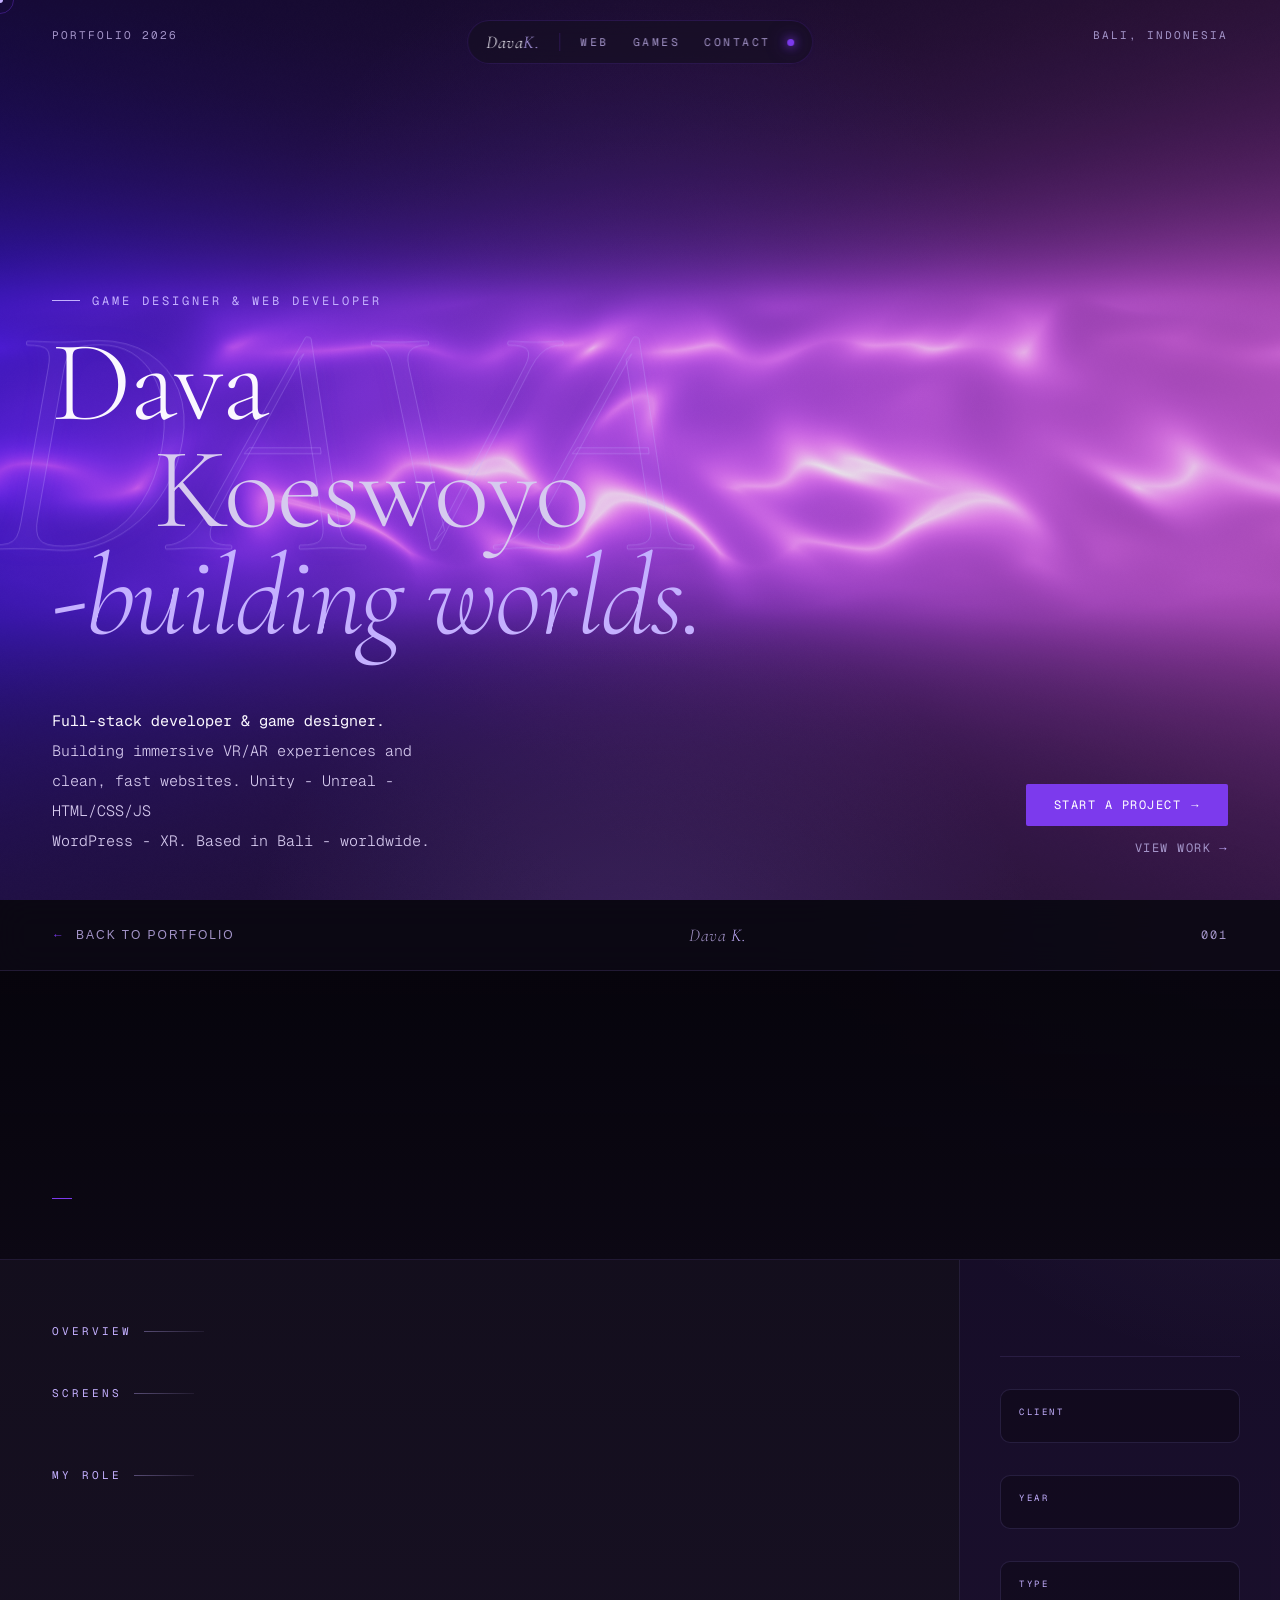
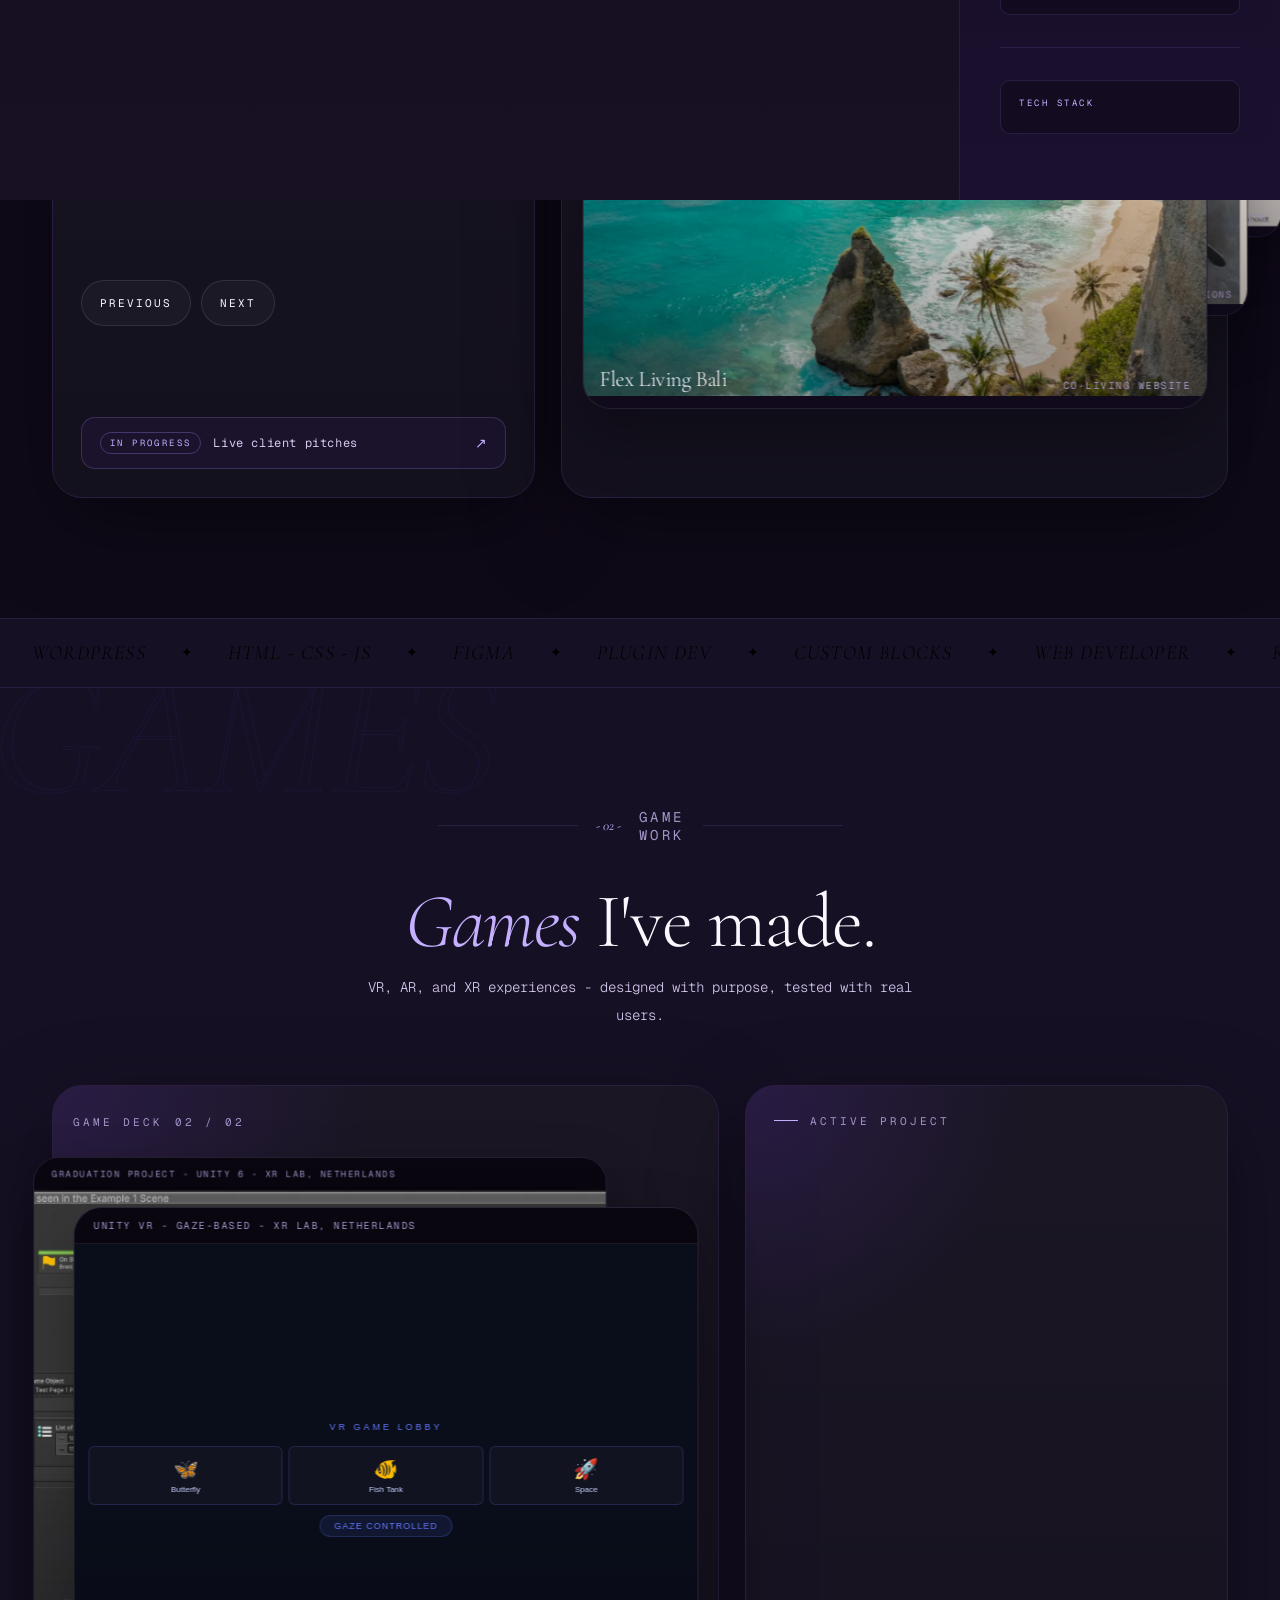
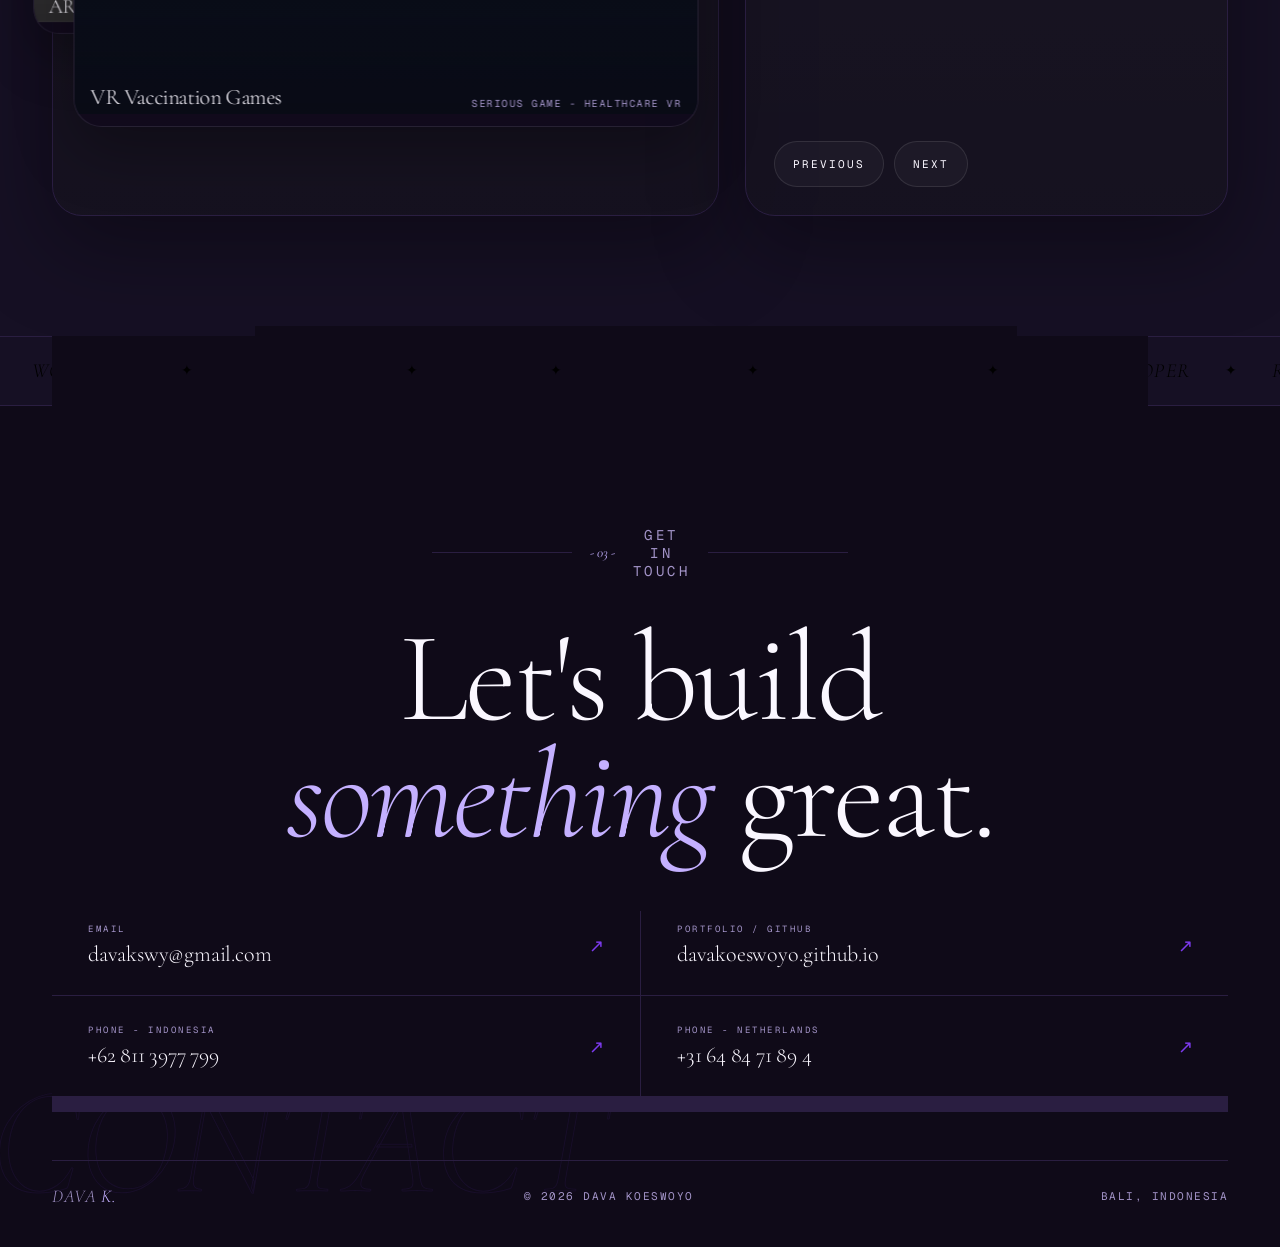
<file: index.html>
<!DOCTYPE html>
<html lang="en">
<head>
    <meta charset="UTF-8">
    <meta name="viewport" content="width=device-width, initial-scale=1.0">

    <title>Dava Koeswoyo - Game Designer &amp; Web Developer in Bali</title>
    <meta name="description" content="Portfolio of Dava Koeswoyo, a game designer and full-stack web developer based in Bali. Unity VR and AR experiences, plus fast custom WordPress sites.">
    <meta name="author" content="Dava Koeswoyo">
    <link rel="canonical" href="https://davakoeswoyo.com/">
    <meta name="theme-color" content="#0f0a18">

    <meta property="og:type" content="website">
    <meta property="og:site_name" content="Dava Koeswoyo">
    <meta property="og:url" content="https://davakoeswoyo.com/">
    <meta property="og:title" content="Dava Koeswoyo - Game Designer &amp; Web Developer in Bali">
    <meta property="og:description" content="Unity VR and AR experiences, plus fast custom WordPress sites. Portfolio of a game designer and full-stack web developer based in Bali.">
    <meta property="og:image" content="https://davakoeswoyo.com/assets/og-cover.jpg">
    <meta property="og:image:width" content="1200">
    <meta property="og:image:height" content="630">
    <meta property="og:image:alt" content="Dava Koeswoyo - game designer and web developer, building worlds.">
    <meta property="og:locale" content="en_US">

    <meta name="twitter:card" content="summary_large_image">
    <meta name="twitter:title" content="Dava Koeswoyo - Game Designer &amp; Web Developer in Bali">
    <meta name="twitter:description" content="Unity VR and AR experiences, plus fast custom WordPress sites. Portfolio of a game designer and full-stack web developer based in Bali.">
    <meta name="twitter:image" content="https://davakoeswoyo.com/assets/og-cover.jpg">

    <link rel="icon" type="image/svg+xml" href="assets/favicon.svg">
    <link rel="stylesheet" href="css/fonts.css">
    <link rel="stylesheet" href="css/main.css">
    <script src="js/portfolio-data.js" defer></script>
    <script src="js/vendor/gsap.min.js" defer></script>
    <script src="js/main.js" defer></script>
    <script src="js/hero-light-pillar.js" defer></script>

    <script type="application/ld+json">
    {
        "@context": "https://schema.org",
        "@type": "Person",
        "name": "Dava Koeswoyo",
        "url": "https://davakoeswoyo.com/",
        "image": "https://davakoeswoyo.com/assets/og-cover.jpg",
        "jobTitle": "Game Designer & Web Developer",
        "email": "mailto:davakswy@gmail.com",
        "address": {
            "@type": "PostalAddress",
            "addressLocality": "Bali",
            "addressCountry": "ID"
        },
        "knowsAbout": ["Game Design", "Unity", "Virtual Reality", "Augmented Reality", "WordPress", "Web Development"],
        "sameAs": ["https://github.com/davakoeswoyo"]
    }
    </script>
</head>
<body>
    <div id="cur" aria-hidden="true"></div>
    <div id="cur2" aria-hidden="true"></div>
    <div class="nav-row">
        <span class="nav-aside">Portfolio <span data-year>2026</span></span>
        <span class="nav-aside">Bali, Indonesia</span>
    </div>

    <nav>
        <a href="#hero" class="nav-logo">Dava <span>K.</span></a>
        <ul class="nav-links">
            <li><a href="#websites">Web</a></li>
            <li><a href="#games">Games</a></li>
            <li><a href="#contact">Contact</a></li>
        </ul>
        <div class="nav-dot"></div>
    </nav>

    <main>
        <section id="hero">
            <div id="hero-pillar" aria-hidden="true"></div>
            <div class="ghost-bg">DAVA</div>

            <div class="hero-content">
                <div class="hero-eyebrow">Game Designer & Web Developer</div>
                <h1>
                    Dava
                    <span class="line2">Koeswoyo</span>
                    <span class="line3">-building worlds.</span>
                </h1>
                <div class="hero-bottom">
                    <p class="hero-desc">
                        <strong>Full-stack developer & game designer.</strong><br>
                        Building immersive VR/AR experiences and<br>
                        clean, fast websites. Unity - Unreal - HTML/CSS/JS<br>
                        WordPress - XR. Based in Bali - worldwide.
                    </p>
                    <div class="hero-actions">
                        <a href="mailto:davakswy@gmail.com" class="btn-p">Start a project <span aria-hidden="true">&rarr;</span></a>
                        <a href="#websites" class="btn-g">View work</a>
                    </div>
                </div>
            </div>
        </section>

        <div class="marquee-wrap" aria-hidden="true">
            <div class="marquee-track">
                <div class="marquee-item">
                    <span class="m-word">Game Designer</span><span class="m-sep">*</span>
                    <span class="m-word">Web Developer</span><span class="m-sep">*</span>
                    <span class="m-word">Unity & Unreal</span><span class="m-sep">*</span>
                    <span class="m-word">AR - VR - XR</span><span class="m-sep">*</span>
                    <span class="m-word">WordPress</span><span class="m-sep">*</span>
                    <span class="m-word">HTML - CSS - JS</span><span class="m-sep">*</span>
                    <span class="m-word">Bali, Indonesia</span><span class="m-sep">*</span>
                    <span class="m-word">Available for work</span><span class="m-sep">*</span>
                </div>
            </div>
        </div>

        <section id="websites">
            <div class="section-ghost section-ghost-web">WEB</div>
            <div class="s-label">
                <span class="s-label-index">- 01 -</span>
                <span>Web work</span>
            </div>
            <div class="reveal">
                <h2>Sites I've <em>built.</em></h2>
                <p class="s-sub">WordPress builds, custom HTML/CSS/JS, and plugin dev. Clean, fast, purposeful.</p>
            </div>
            <div class="webdeck-shell reveal" data-deck="web">
                <div class="webdeck-info">
                    <div class="webdeck-kicker">Active website</div>
                    <div class="webdeck-copy" data-deck-copy></div>
                    <div class="webdeck-actions">
                        <button class="webdeck-button" type="button" data-deck-dir="prev">Previous</button>
                        <button class="webdeck-button" type="button" data-deck-dir="next">Next</button>
                    </div>
                    <a class="webdeck-pitch" href="https://pitch.davakoeswoyo.com" target="_blank" rel="noreferrer">
                        <span class="webdeck-pitch-key">In progress</span>
                        <span class="webdeck-pitch-val">Live client pitches</span>
                        <span class="webdeck-pitch-arrow" aria-hidden="true">&#8599;</span>
                    </a>
                </div>

                <div class="webdeck-stage-shell">
                    <div class="webdeck-topline">
                        <span>Website deck</span>
                        <span data-deck-counter>01 / 01</span>
                    </div>
                    <div class="webdeck-stage" data-deck-stage aria-live="polite"></div>
                </div>
            </div>
        </section>

        <div class="marquee-wrap" aria-hidden="true">
            <div class="marquee-track marquee-track-reverse">
                <div class="marquee-item">
                    <span class="m-word">WordPress</span><span class="m-sep">*</span>
                    <span class="m-word">HTML - CSS - JS</span><span class="m-sep">*</span>
                    <span class="m-word">Figma</span><span class="m-sep">*</span>
                    <span class="m-word">Plugin Dev</span><span class="m-sep">*</span>
                    <span class="m-word">Custom Blocks</span><span class="m-sep">*</span>
                    <span class="m-word">Web Developer</span><span class="m-sep">*</span>
                    <span class="m-word">Remote-friendly</span><span class="m-sep">*</span>
                    <span class="m-word">Fast & clean</span><span class="m-sep">*</span>
                </div>
            </div>
        </div>

        <section id="games">
            <div class="section-ghost section-ghost-games">GAMES</div>
            <div class="s-label">
                <span class="s-label-index">- 02 -</span>
                <span>Game work</span>
            </div>
            <div class="reveal">
                <h2><em>Games</em> I've made.</h2>
                <p class="s-sub">VR, AR, and XR experiences - designed with purpose, tested with real users.</p>
            </div>

            <div class="webdeck-shell webdeck-shell-flip reveal" data-deck="game" data-deck-stack="rtl">
                <div class="webdeck-stage-shell">
                    <div class="webdeck-topline">
                        <span>Game deck</span>
                        <span data-deck-counter>01 / 01</span>
                    </div>
                    <div class="webdeck-stage" data-deck-stage aria-live="polite"></div>
                </div>

                <div class="webdeck-info">
                    <div class="webdeck-kicker">Active project</div>
                    <div class="webdeck-copy" data-deck-copy></div>
                    <div class="webdeck-actions">
                        <button class="webdeck-button" type="button" data-deck-dir="prev">Previous</button>
                        <button class="webdeck-button" type="button" data-deck-dir="next">Next</button>
                    </div>
                </div>
            </div>
        </section>

        <div class="marquee-wrap" aria-hidden="true">
            <div class="marquee-track">
                <div class="marquee-item">
                    <span class="m-word">WordPress</span><span class="m-sep">*</span>
                    <span class="m-word">HTML - CSS - JS</span><span class="m-sep">*</span>
                    <span class="m-word">Figma</span><span class="m-sep">*</span>
                    <span class="m-word">Plugin Dev</span><span class="m-sep">*</span>
                    <span class="m-word">Custom Blocks</span><span class="m-sep">*</span>
                    <span class="m-word">Web Developer</span><span class="m-sep">*</span>
                    <span class="m-word">Remote-friendly</span><span class="m-sep">*</span>
                    <span class="m-word">Fast & clean</span><span class="m-sep">*</span>
                </div>
            </div>
        </div>

        <section id="contact">
            <div class="section-ghost section-ghost-contact">CONTACT</div>
            <div class="contact-top">
                <div class="s-label">
                    <span class="s-label-index">- 03 -</span>
                    <span>Get in touch</span>
                </div>
                <div class="contact-headline reveal">
                    Let's build
                    <span class="pushed"><em>something</em> great.</span>
                </div>
            </div>

            <div class="contact-grid reveal">
                <a href="mailto:davakswy@gmail.com" class="ci">
                    <div class="ci-left">
                        <div class="ci-key">Email</div>
                        <div class="ci-val">davakswy@gmail.com</div>
                    </div>
                    <div class="ci-arrow">&#8599;</div>
                </a>
                <a href="https://davakoeswoyo.github.io" target="_blank" rel="noreferrer" class="ci">
                    <div class="ci-left">
                        <div class="ci-key">Portfolio / GitHub</div>
                        <div class="ci-val">davakoeswoyo.github.io</div>
                    </div>
                    <div class="ci-arrow">&#8599;</div>
                </a>
                <a href="tel:+6281139777799" class="ci">
                    <div class="ci-left">
                        <div class="ci-key">Phone - Indonesia</div>
                        <div class="ci-val">+62 811 3977 799</div>
                    </div>
                    <div class="ci-arrow">&#8599;</div>
                </a>
                <a href="tel:+31648471894" class="ci">
                    <div class="ci-left">
                        <div class="ci-key">Phone - Netherlands</div>
                        <div class="ci-val">+31 64 84 71 89 4</div>
                    </div>
                    <div class="ci-arrow">&#8599;</div>
                </a>
            </div>

            <footer>
                <a href="#hero" class="footer-logo">Dava <span>K.</span></a>
                <span>&copy; <span data-year>2026</span> Dava Koeswoyo</span>
                <span>Bali, Indonesia</span>
            </footer>
        </section>
    </main>

    <div id="site-preview" aria-hidden="true">
        <div class="preview-shell">
            <div class="preview-bar">
                <div class="preview-dot"></div>
                <div class="preview-dot"></div>
                <div class="preview-dot"></div>
                <div class="preview-url" id="preview-url"></div>
            </div>
            <div class="preview-screen" id="preview-screen"></div>
            <div class="preview-caption">
                <span id="preview-name"></span>
                <span>hover preview *</span>
            </div>
        </div>
    </div>

    <div id="proj-overlay" aria-hidden="true">
        <div class="po-ghost" id="po-ghost"></div>
        <div class="po-header">
            <button class="po-back" id="close-overlay-btn" type="button">Back to portfolio</button>
            <div class="po-logo">Dava <span>K.</span></div>
            <div class="po-num" id="po-num">001</div>
        </div>
        <div class="po-hero">
            <div class="po-hero-mock" id="po-hero-mock"></div>
            <div class="po-hero-overlay"></div>
            <div class="po-hero-title">
                <div class="po-hero-eyebrow" id="po-eyebrow"></div>
                <div class="po-title" id="po-title"></div>
            </div>
        </div>
        <div class="po-body">
            <div class="po-main">
                <div class="po-section-label">Overview</div>
                <div class="po-desc" id="po-desc"></div>
                <div class="po-section-label">Screens</div>
                <div class="po-screens" id="po-screens"></div>
                <div class="po-section-label">My role</div>
                <div class="po-desc" id="po-role"></div>
            </div>
            <aside class="po-sidebar">
                <div id="po-preview"></div>
                <div class="po-divider" id="po-preview-divider"></div>
                <div class="po-meta-block">
                    <div class="po-meta-key">Client</div>
                    <div class="po-meta-val" id="po-client"></div>
                </div>
                <div class="po-meta-block">
                    <div class="po-meta-key">Year</div>
                    <div class="po-meta-val" id="po-year"></div>
                </div>
                <div class="po-meta-block">
                    <div class="po-meta-key">Type</div>
                    <div class="po-meta-val" id="po-type"></div>
                </div>
                <div class="po-divider"></div>
                <div class="po-meta-block">
                    <div class="po-meta-key">Tech stack</div>
                    <div class="po-stack-pills" id="po-stack"></div>
                </div>
            </aside>
        </div>
    </div>

    <div id="image-focus-overlay" aria-hidden="true">
        <div class="image-focus-shell">
            <button class="image-focus-close" id="image-focus-close" type="button">Close image</button>
            <img id="image-focus-image" alt="">
            <div class="image-focus-caption" id="image-focus-caption"></div>
        </div>
    </div>
</body>
</html>
</file>
<file: css/fonts.css>
@font-face {
    font-family: "Cormorant Garamond";
    font-style: normal;
    font-weight: 300 600;
    font-display: swap;
    src: url("../assets/fonts/cormorant-garamond-vf-latin.woff2") format("woff2");
    unicode-range: U+0000-00FF, U+0131, U+0152-0153, U+02BB-02BC, U+02C6, U+02DA, U+02DC, U+0304, U+0308, U+0329, U+2000-206F, U+20AC, U+2122, U+2191, U+2193, U+2212, U+2215, U+FEFF, U+FFFD;
}

@font-face {
    font-family: "Cormorant Garamond";
    font-style: italic;
    font-weight: 300 600;
    font-display: swap;
    src: url("../assets/fonts/cormorant-garamond-italic-vf-latin.woff2") format("woff2");
    unicode-range: U+0000-00FF, U+0131, U+0152-0153, U+02BB-02BC, U+02C6, U+02DA, U+02DC, U+0304, U+0308, U+0329, U+2000-206F, U+20AC, U+2122, U+2191, U+2193, U+2212, U+2215, U+FEFF, U+FFFD;
}

@font-face {
    font-family: "Geist Mono";
    font-style: normal;
    font-weight: 300 500;
    font-display: swap;
    src: url("../assets/fonts/geist-mono-vf-latin.woff2") format("woff2");
    unicode-range: U+0000-00FF, U+0131, U+0152-0153, U+02BB-02BC, U+02C6, U+02DA, U+02DC, U+0304, U+0308, U+0329, U+2000-206F, U+20AC, U+2122, U+2191, U+2193, U+2212, U+2215, U+FEFF, U+FFFD;
}
</file>
<file: css/main.css>
*,
*::before,
*::after {
    box-sizing: border-box;
    margin: 0;
    padding: 0;
}

:root {
    --bg: #0f0a18;
    --bg2: #161024;
    --bg3: #2a1e41;
    --violet: #6b21a8;
    --vlt: #7c3aed;
    --vlight: #c4b0ff;
    --ink: #faf7ff;
    --ink2: #d6caef;
    --ink3: #a394c8;
    --ghost: rgba(124, 58, 237, 0.12);
    --site-gutter: 52px;
    --frame-wide: 1380px;
    --frame-copy: 760px;
    --serif: "Cormorant Garamond", Georgia, serif;
    --mono: "Geist Mono", "Courier New", monospace;
}

@media (prefers-reduced-motion: no-preference) {
    html {
        scroll-behavior: smooth;
    }
}

body {
    font-family: var(--mono);
    position: relative;
    background: var(--bg);
    color: var(--ink);
    overflow-x: hidden;
    font-size: 16px;
}

main {
    position: relative;
    z-index: 2;
}

body.no-scroll {
    overflow: hidden;
}

a,
button {
    cursor: pointer;
}

@media (pointer: fine) {
    body {
        cursor: none;
    }

    a,
    button,
    .webdeck-card {
        cursor: none;
    }

    #cur,
    #cur2 {
        position: fixed;
        top: 0;
        left: 0;
        pointer-events: none;
        transform: translate(-50%, -50%);
        z-index: 9999;
    }

    #cur {
        width: 6px;
        height: 6px;
        background: var(--vlight);
        border-radius: 50%;
    }

    #cur2 {
        width: 28px;
        height: 28px;
        border: 1px solid var(--vlt);
        border-radius: 50%;
        opacity: 0.35;
        z-index: 9998;
        transition: width 0.25s, height 0.25s, opacity 0.25s;
    }

    body:has(a:hover) #cur2,
    body:has(button:hover) #cur2 {
        width: 48px;
        height: 48px;
        opacity: 0.15;
    }
}

@media (pointer: coarse) {
    #cur,
    #cur2 {
        display: none;
    }
}

.nav-row {
    position: absolute;
    top: 0;
    left: 0;
    right: 0;
    z-index: 4;
    display: flex;
    align-items: center;
    justify-content: space-between;
    padding: 28px var(--site-gutter);
}

.nav-aside {
    font-size: 11px;
    color: var(--ink3);
    letter-spacing: 2px;
    text-transform: uppercase;
    opacity: 0;
    animation: fadeUp 0.6s ease 0.6s forwards;
}

nav {
    position: fixed;
    top: 20px;
    left: 50%;
    z-index: 100;
    transform: translateX(-50%);
    display: flex;
    align-items: center;
    justify-content: center;
    gap: 0;
    min-height: 44px;
    padding: 11px 18px;
    background: rgba(19, 15, 28, 0.55);
    backdrop-filter: blur(18px);
    -webkit-backdrop-filter: blur(18px);
    border: 1px solid rgba(124, 58, 237, 0.18);
    border-radius: 100px;
    white-space: nowrap;
}

.nav-logo,
.footer-logo,
.po-logo {
    font-family: var(--serif);
    font-size: 18px;
    font-style: italic;
    font-weight: 300;
    letter-spacing: 0.5px;
    text-decoration: none;
}

.nav-logo {
    display: inline-flex;
    align-items: center;
    line-height: 1;
    color: var(--ink);
    flex-shrink: 0;
    padding-right: 20px;
    margin-right: 20px;
    border-right: 1px solid rgba(124, 58, 237, 0.2);
}

.nav-logo span,
.footer-logo span,
.po-logo span {
    color: var(--vlight);
}

.nav-links {
    display: flex;
    align-items: center;
    gap: 24px;
    list-style: none;
    margin-right: 16px;
}

.nav-links li {
    display: flex;
    align-items: center;
}

.nav-links a {
    display: inline-flex;
    align-items: center;
    line-height: 1;
    font-size: 11px;
    color: var(--ink3);
    text-decoration: none;
    letter-spacing: 2.5px;
    text-transform: uppercase;
    transition: color 0.2s;
}

.nav-links a:hover {
    color: var(--ink);
}

.nav-dot {
    display: block;
    align-self: center;
    width: 7px;
    height: 7px;
    border-radius: 50%;
    background: var(--vlt);
    box-shadow: 0 0 10px var(--vlt), 0 0 20px var(--vlt);
    animation: pulse 3s ease infinite;
    flex-shrink: 0;
}

#hero {
    min-height: 100vh;
    display: flex;
    flex-direction: column;
    justify-content: flex-end;
    padding: 0 var(--site-gutter) 44px;
    position: relative;
    overflow: hidden;
}

#hero-pillar {
    position: fixed;
    inset: 0;
    z-index: 0;
    overflow: hidden;
    pointer-events: none;
    background:
        radial-gradient(circle at 50% 112%, rgba(164, 116, 255, 0.18), transparent 34%),
        radial-gradient(circle at 50% 34%, rgba(110, 61, 255, 0.12), transparent 42%),
        linear-gradient(180deg, #0b0712 0%, #100918 40%, #160d21 100%);
}

#hero-pillar canvas,
#hero-pillar .light-pillar-fallback {
    position: absolute;
    inset: 0;
    width: 100%;
    height: 100%;
    display: block;
}

#hero-pillar canvas {
    opacity: 0;
    transition: opacity 0.4s ease;
}

#hero-pillar.light-pillar-ready canvas {
    opacity: 1;
}

.light-pillar-fallback {
    background:
        radial-gradient(circle at 50% 100%, rgba(255, 159, 252, 0.18), transparent 28%),
        linear-gradient(
            90deg,
            transparent 6%,
            rgba(82, 39, 255, 0.06) 18%,
            rgba(255, 159, 252, 0.14) 28%,
            rgba(82, 39, 255, 0.08) 42%,
            transparent 50%,
            rgba(82, 39, 255, 0.07) 58%,
            rgba(255, 159, 252, 0.12) 70%,
            rgba(82, 39, 255, 0.05) 84%,
            transparent 94%
        );
    mix-blend-mode: screen;
}

.ghost-bg {
    --ghost-scroll: 0px;
    position: absolute;
    top: 50%;
    left: -12px;
    transform: translateY(calc(-52% + var(--ghost-scroll)));
    font-family: var(--serif);
    font-size: clamp(160px, 26vw, 340px);
    font-style: italic;
    font-weight: 300;
    color: rgba(196, 176, 255, 0.035);
    -webkit-text-stroke: 1px rgba(196, 176, 255, 0.28);
    pointer-events: none;
    white-space: nowrap;
    letter-spacing: -8px;
    user-select: none;
    line-height: 1;
    text-shadow: 0 0 22px rgba(124, 58, 237, 0.08);
    will-change: transform;
}

.hero-content {
    position: relative;
    z-index: 2;
    width: min(var(--frame-wide), 100%);
    margin: 0 auto;
}

.hero-eyebrow,
.po-hero-eyebrow {
    display: flex;
    align-items: center;
}

.hero-eyebrow {
    font-size: 12px;
    color: var(--vlight);
    letter-spacing: 3px;
    text-transform: uppercase;
    margin-bottom: 20px;
    gap: 12px;
    opacity: 0;
    animation: fadeUp 0.7s ease 0.15s forwards;
}

.hero-eyebrow::before,
.po-hero-eyebrow::before {
    content: "";
    height: 1px;
}

.hero-eyebrow::before {
    width: 28px;
    background: var(--vlight);
}

h1,
h2,
.contact-headline,
.po-title {
    font-family: var(--serif);
    font-weight: 300;
    color: var(--ink);
}

h1 {
    font-size: clamp(64px, 9vw, 128px);
    line-height: 0.93;
    letter-spacing: -2px;
    opacity: 0;
    animation: fadeUp 1s ease 0.25s forwards;
}

h1 em,
h2 em,
.contact-headline em,
.po-title em {
    font-style: italic;
    color: var(--vlight);
}

h1 .line2 {
    display: block;
    padding-left: clamp(48px, 8vw, 120px);
    color: var(--ink2);
}

h1 .line3 {
    display: block;
    font-style: italic;
    color: var(--vlight);
}

.hero-bottom {
    display: flex;
    align-items: flex-end;
    justify-content: space-between;
    gap: 48px;
    margin-top: 56px;
    opacity: 0;
    animation: fadeUp 0.9s ease 0.5s forwards;
}

.hero-desc {
    font-size: 15px;
    color: var(--ink2);
    line-height: 2;
    max-width: 380px;
    font-weight: 300;
}

.hero-desc strong,
.po-desc strong {
    color: var(--ink);
    font-weight: 400;
}

.hero-actions {
    display: flex;
    flex-direction: column;
    align-items: flex-end;
    gap: 14px;
    flex-shrink: 0;
}

.btn-p,
.btn-g {
    text-decoration: none;
    text-transform: uppercase;
    letter-spacing: 1.5px;
}

.btn-p {
    display: inline-flex;
    align-items: center;
    gap: 10px;
    background: var(--vlt);
    color: #fff;
    font-family: var(--mono);
    font-size: 12px;
    padding: 13px 28px;
    border-radius: 2px;
    transition: background 0.2s, transform 0.25s, gap 0.3s;
}

.btn-p:hover {
    background: var(--violet);
    transform: translateY(-2px);
    gap: 16px;
}

.btn-g {
    font-size: 12px;
    color: var(--ink3);
    display: flex;
    align-items: center;
    gap: 8px;
    transition: color 0.2s, gap 0.3s;
}

.btn-g:hover {
    color: var(--vlight);
    gap: 14px;
}

.btn-g::after {
    content: "\2192";
    color: var(--vlight);
}

.marquee-wrap {
    overflow: hidden;
    border-top: 1px solid var(--bg3);
    border-bottom: 1px solid var(--bg3);
    padding: 22px 0;
    background: var(--bg2);
}

.marquee-track {
    display: flex;
    width: max-content;
    animation: marquee 28s linear infinite;
}

@media (prefers-reduced-motion: reduce) {
    .marquee-track {
        animation: none;
    }
}

.marquee-track-reverse {
    animation-direction: reverse;
    animation-duration: 24s;
}

.marquee-item {
    display: flex;
    white-space: nowrap;
}

.m-word {
    font-family: var(--serif);
    font-size: 20px;
    font-style: italic;
    font-weight: 300;
    color: #000;
    text-transform: uppercase;
    letter-spacing: 1.2px;
    padding: 0 32px;
    transition: color 0.2s;
}

.m-word:hover {
    color: var(--vlight);
}

.m-sep {
    display: inline-flex;
    align-items: center;
    justify-content: center;
    width: 18px;
    min-width: 18px;
    color: #000;
    font-size: 0;
    line-height: 1;
    opacity: 1;
    transform: translateY(-1px);
}

.m-sep::before {
    content: "\2726";
    font-size: 14px;
    line-height: 1;
    color: inherit;
}

section {
    padding: 120px var(--site-gutter);
    position: relative;
    overflow: hidden;
}

.section-ghost {
    --ghost-scroll: 0px;
    position: absolute;
    font-family: var(--serif);
    font-style: italic;
    font-weight: 300;
    color: transparent;
    -webkit-text-stroke: 1px rgba(124, 58, 237, 0.08);
    pointer-events: none;
    user-select: none;
    line-height: 1;
    white-space: nowrap;
    letter-spacing: -4px;
    transform: translate3d(0, var(--ghost-scroll), 0);
    will-change: transform;
}

.section-ghost-web {
    top: 36px;
    right: 32px;
    font-size: clamp(110px, 16vw, 220px);
    line-height: 0.82;
    text-align: right;
}

.section-ghost-games {
    font-size: clamp(80px, 14vw, 180px);
    top: -10px;
    left: -10px;
}

.section-ghost-contact {
    font-size: clamp(60px, 12vw, 160px);
    bottom: -6px;
    left: -10px;
    letter-spacing: -2px;
}

.s-label,
.po-section-label,
.ci-key,
.po-meta-key {
    text-transform: uppercase;
}

.s-label {
    font-size: 14px;
    color: var(--ink3);
    letter-spacing: 3.5px;
    margin-bottom: 48px;
    display: flex;
    align-items: center;
    gap: 18px;
}

.s-label::before {
    content: "";
    flex: 1;
    height: 1px;
    background: var(--bg3);
}

.s-label::after,
.po-section-label::after {
    content: "";
    flex: 1;
    height: 1px;
    background: var(--bg3);
}

.s-label::after {
    max-width: 160px;
}

.s-label-index {
    font-family: var(--serif);
    font-style: italic;
    font-size: 14px;
    color: var(--vlight);
    letter-spacing: 0;
    flex-shrink: 0;
}

h2 {
    font-size: clamp(40px, 6vw, 80px);
    line-height: 1;
    letter-spacing: -1.5px;
    margin-bottom: 12px;
}

.s-sub {
    font-size: 14px;
    color: var(--ink2);
    line-height: 2;
    max-width: 480px;
    margin-bottom: 72px;
    font-weight: 300;
}

#websites {
    background: var(--bg);
}

#websites > .s-label,
#games > .s-label,
#contact .contact-top > .s-label {
    justify-content: center;
    width: max-content;
    margin: 0 auto 40px;
}

#websites > .s-label::after,
#websites > .s-label::before,
#games > .s-label::after,
#games > .s-label::before,
#contact .contact-top > .s-label::after,
#contact .contact-top > .s-label::before {
    flex: 0 0 140px;
    max-width: none;
}

#websites > .reveal:not(.webdeck-shell),
#games > .reveal:not(.webdeck-shell),
#contact .contact-top {
    max-width: var(--frame-copy);
    margin: 0 auto;
    text-align: center;
}

#websites > .reveal:not(.webdeck-shell) .s-sub,
#games > .reveal:not(.webdeck-shell) .s-sub {
    max-width: 560px;
    margin-left: auto;
    margin-right: auto;
    margin-bottom: 56px;
}

#contact .contact-headline .pushed {
    padding-left: 0;
}

.webdeck-shell {
    display: grid;
    grid-template-columns: minmax(320px, 0.84fr) minmax(520px, 1.16fr);
    gap: 26px;
    align-items: stretch;
    max-width: var(--frame-wide);
    margin: 0 auto;
}

/* Games run the other way round: stage first, copy second. DOM order matches
   visual order, so keyboard and screen-reader order stay correct. */
.webdeck-shell-flip {
    grid-template-columns: minmax(520px, 1.16fr) minmax(320px, 0.84fr);
}

.webdeck-shell-flip .webdeck-info,
.webdeck-shell-flip .webdeck-stage-shell {
    background:
        radial-gradient(circle at top left, rgba(124, 58, 237, 0.16), transparent 32%),
        linear-gradient(180deg, rgba(255, 255, 255, 0.03), rgba(255, 255, 255, 0.01)),
        rgba(19, 15, 28, 0.84);
}

.webdeck-info,
.webdeck-stage-shell {
    border-radius: 30px;
    border: 1px solid var(--bg3);
    background:
        radial-gradient(circle at top right, rgba(124, 58, 237, 0.16), transparent 32%),
        linear-gradient(180deg, rgba(255, 255, 255, 0.03), rgba(255, 255, 255, 0.01)),
        rgba(19, 15, 28, 0.84);
    box-shadow: 0 30px 90px rgba(0, 0, 0, 0.36);
}

.webdeck-info {
    display: grid;
    align-content: space-between;
    gap: 26px;
    padding: 28px;
}

.webdeck-kicker,
.webdeck-topline {
    display: inline-flex;
    align-items: center;
    gap: 12px;
    font-size: 11px;
    letter-spacing: 3px;
    text-transform: uppercase;
    color: var(--ink3);
}

.webdeck-kicker::before {
    content: "";
    width: 24px;
    height: 1px;
    background: var(--vlight);
}

.webdeck-copy {
    display: grid;
    gap: 18px;
}

.webdeck-head {
    display: grid;
    gap: 10px;
}

.webdeck-count {
    color: var(--ink3);
    font-size: 11px;
    letter-spacing: 2px;
    text-transform: uppercase;
}

.webdeck-title {
    font-family: var(--serif);
    font-size: clamp(40px, 4.7vw, 72px);
    font-weight: 300;
    line-height: 0.98;
    letter-spacing: -1.3px;
    color: var(--ink);
}

.webdeck-meta {
    color: var(--ink3);
    font-size: 12px;
    letter-spacing: 1.8px;
    text-transform: uppercase;
}

.webdeck-body {
    color: var(--ink2);
    font-size: 15px;
    line-height: 1.9;
}

.webdeck-tags {
    display: flex;
    flex-wrap: wrap;
    gap: 8px;
}

.webdeck-tag {
    display: inline-flex;
    align-items: center;
    padding: 8px 12px;
    border-radius: 999px;
    border: 1px solid rgba(255, 255, 255, 0.1);
    background: rgba(255, 255, 255, 0.03);
    color: var(--ink2);
    font-size: 10px;
    letter-spacing: 1.5px;
    text-transform: uppercase;
}

.webdeck-site {
    display: inline-flex;
    align-items: center;
    gap: 10px;
    color: var(--vlight);
    font-size: 12px;
    letter-spacing: 1.5px;
    text-transform: uppercase;
    text-decoration: none;
}

.webdeck-site::after {
    content: "\2197";
}

.webdeck-actions {
    display: flex;
    gap: 10px;
}

.webdeck-button {
    appearance: none;
    border: 1px solid rgba(255, 255, 255, 0.1);
    background: rgba(255, 255, 255, 0.03);
    color: var(--ink);
    font: inherit;
    font-size: 11px;
    letter-spacing: 2px;
    text-transform: uppercase;
    padding: 12px 18px;
    min-height: 46px;
    border-radius: 999px;
    cursor: none;
    touch-action: manipulation;
    -webkit-tap-highlight-color: transparent;
    transition: border-color 0.2s ease, background 0.2s ease, transform 0.2s ease;
}

.webdeck-button:hover {
    border-color: rgba(167, 139, 250, 0.34);
    background: rgba(124, 58, 237, 0.1);
    transform: translateY(-1px);
}

.webdeck-button:active {
    border-color: rgba(167, 139, 250, 0.4);
    background: rgba(124, 58, 237, 0.14);
    transform: translateY(1px) scale(0.985);
}

.webdeck-pitch {
    display: flex;
    align-items: center;
    gap: 12px;
    margin-top: 18px;
    padding: 14px 18px;
    border: 1px solid rgba(167, 139, 250, 0.22);
    border-radius: 14px;
    background: rgba(124, 58, 237, 0.07);
    text-decoration: none;
    color: var(--ink);
    transition: border-color 0.2s ease, background 0.2s ease, transform 0.2s ease;
}

.webdeck-pitch:hover {
    border-color: rgba(167, 139, 250, 0.45);
    background: rgba(124, 58, 237, 0.13);
    transform: translateY(-1px);
}

.webdeck-pitch-key {
    font-size: 9px;
    letter-spacing: 2.4px;
    text-transform: uppercase;
    color: var(--vlight);
    padding: 4px 9px;
    border: 1px solid rgba(167, 139, 250, 0.3);
    border-radius: 999px;
    white-space: nowrap;
}

.webdeck-pitch-val {
    font-size: 12px;
    letter-spacing: 0.6px;
    color: var(--ink2);
    flex: 1;
}

.webdeck-pitch-arrow {
    font-size: 14px;
    color: var(--vlight);
    transition: transform 0.2s ease;
}

.webdeck-pitch:hover .webdeck-pitch-arrow {
    transform: translate(2px, -2px);
}

.webdeck-stage-shell {
    padding: 24px 20px 28px;
}

.webdeck-topline {
    justify-content: space-between;
    margin-bottom: 18px;
}

.webdeck-stage {
    position: relative;
    width: min(100%, 760px);
    height: 640px;
    margin: 0 auto;
    perspective: 1200px;
    isolation: isolate;
}

.webdeck-card {
    position: absolute;
    top: 50%;
    left: 50%;
    width: min(100%, 700px);
    height: 520px;
    overflow: visible;
    cursor: none;
    transform-style: preserve-3d;
}

.webdeck-card-tilt {
    --scroll-lift: 0px;
    --scroll-roll: 0deg;
    position: relative;
    width: 100%;
    height: 100%;
    border-radius: 28px;
    overflow: hidden;
    border: 1px solid rgba(255, 255, 255, 0.08);
    background: rgba(22, 14, 36, 0.94);
    box-shadow: 0 24px 60px rgba(0, 0, 0, 0.3);
    transform-style: preserve-3d;
    transform-origin: center center;
    transition: box-shadow 0.12s ease;
    will-change: transform;
    transform: translate3d(0, var(--scroll-lift), 0) perspective(1600px) rotateX(var(--tilt-x, 0deg)) rotateY(var(--tilt-y, 0deg)) rotateZ(var(--scroll-roll)) scale(var(--tilt-scale, 1));
}

.webdeck-card-tilt::after {
    content: "";
    position: absolute;
    inset: 0;
    background: linear-gradient(180deg, transparent 60%, rgba(8, 5, 13, 0.3) 100%);
    pointer-events: none;
}

.webdeck-card.is-tilt-enabled.is-hovered {
    z-index: 10 !important;
}

.webdeck-card.is-tilt-enabled.is-hovered .webdeck-card-tilt {
    box-shadow: 0 34px 80px rgba(0, 0, 0, 0.4);
}

.webdeck-browser {
    display: flex;
    align-items: center;
    gap: 8px;
    padding: 11px 13px;
    background: rgba(8, 5, 13, 0.84);
    border-bottom: 1px solid rgba(255, 255, 255, 0.08);
    backdrop-filter: blur(14px);
}

.webdeck-dot {
    width: 9px;
    height: 9px;
    border-radius: 50%;
    background: rgba(255, 255, 255, 0.2);
}

.webdeck-url-plain {
    margin-left: 0;
    color: var(--vlight);
    letter-spacing: 2.2px;
    text-transform: uppercase;
}

.webdeck-url {
    margin-left: 6px;
    color: var(--ink3);
    font-size: 10px;
    letter-spacing: 1.5px;
    text-transform: uppercase;
}

.webdeck-shot {
    height: calc(100% - 48px);
    overflow: hidden;
    background: #1a112b;
}

.webdeck-shot img {
    width: 100%;
    height: 100%;
    object-fit: cover;
    object-position: top center;
    transition: transform 0.12s ease;
    transform-origin: center top;
}

.webdeck-card.is-tilt-enabled.is-hovered .webdeck-shot img {
    transform: scale(1.035);
}

.webdeck-label {
    position: absolute;
    left: 16px;
    right: 16px;
    bottom: 16px;
    display: flex;
    align-items: end;
    justify-content: space-between;
    gap: 16px;
    z-index: 2;
}

.webdeck-label strong {
    color: var(--ink);
    font-size: 22px;
    font-family: var(--serif);
    font-weight: 300;
    letter-spacing: -0.4px;
}

.webdeck-label span {
    color: var(--ink3);
    font-size: 10px;
    letter-spacing: 1.5px;
    text-transform: uppercase;
}

.proj-table {
    width: 100%;
    border-collapse: collapse;
}

.proj-table tbody tr {
    border-bottom: 1px solid var(--bg3);
    transition: background 0.2s;
}

.proj-table tbody tr:first-child {
    border-top: 1px solid var(--bg3);
}

.proj-table tbody tr:hover {
    background: var(--ghost);
}

.proj-table tbody tr:hover .proj-arrow {
    transform: translateX(5px);
}

.proj-table tbody tr:hover .proj-name {
    color: var(--vlight);
}

.proj-row-disabled {
    opacity: 0.28;
    pointer-events: none;
}

td {
    padding: 22px 12px;
    vertical-align: middle;
}

.td-num {
    font-size: 18px;
    font-weight: 500;
    color: var(--ink2);
    letter-spacing: 2.5px;
    width: 72px;
}

.proj-name,
.ci-val,
.po-meta-val {
    font-family: var(--serif);
    font-weight: 300;
    color: var(--ink);
}

.proj-name {
    font-size: clamp(18px, 2.5vw, 28px);
    transition: color 0.25s;
    letter-spacing: -0.3px;
}

.proj-name-soon {
    font-style: italic;
}

.proj-sub {
    font-size: 13px;
    color: var(--ink2);
    margin-top: 3px;
    letter-spacing: 0.5px;
}

.td-tags {
    text-align: right;
}

.p-tag {
    display: inline-block;
    font-size: 10px;
    color: var(--ink3);
    border: 1px solid var(--bg3);
    padding: 4px 10px;
    letter-spacing: 1.5px;
    text-transform: uppercase;
    margin-left: 6px;
}

.proj-arrow,
.ci-arrow {
    color: var(--vlt);
    transition: transform 0.3s;
}

.proj-arrow {
    font-size: 16px;
    padding-left: 8px;
}

.proj-arrow-muted {
    color: var(--ink3);
}

#site-preview {
    position: fixed;
    pointer-events: none;
    z-index: 999;
    opacity: 0;
    transform: translateY(10px) scale(0.97);
    transition: opacity 0.2s ease, transform 0.2s ease;
    width: 320px;
}

#site-preview.visible {
    opacity: 1;
    transform: translateY(0) scale(1);
}

.preview-shell {
    background: var(--bg2);
    border: 1px solid rgba(124, 58, 237, 0.25);
    border-radius: 10px;
    overflow: hidden;
    box-shadow: 0 24px 60px rgba(0, 0, 0, 0.6), 0 0 0 1px rgba(124, 58, 237, 0.1);
}

.preview-bar {
    background: var(--bg3);
    padding: 9px 12px;
    display: flex;
    align-items: center;
    gap: 7px;
    border-bottom: 1px solid rgba(124, 58, 237, 0.12);
}

.preview-dot {
    width: 9px;
    height: 9px;
    border-radius: 50%;
}

.preview-dot:nth-child(1) { background: #ff5f57; }
.preview-dot:nth-child(2) { background: #ffbd2e; }
.preview-dot:nth-child(3) { background: #28c940; }

.preview-url {
    flex: 1;
    background: rgba(255, 255, 255, 0.05);
    border-radius: 4px;
    padding: 3px 10px;
    font-size: 9px;
    color: var(--ink3);
    letter-spacing: 0.5px;
    margin-left: 6px;
}

.preview-screen {
    width: 100%;
    height: 200px;
    overflow: hidden;
    position: relative;
}

.preview-image,
.po-hero-image,
.po-screen-image,
.po-preview-image {
    width: 100%;
    height: 100%;
    display: block;
    object-fit: cover;
    object-position: top center;
}

.preview-image,
.po-preview-image {
    background: #fff;
}

.po-hero-image,
.po-screen-image,
.po-preview-image {
    object-position: center center;
    background: #0c0814;
}

.po-screen-image,
.po-preview-image {
    object-fit: contain;
}

.preview-caption {
    padding: 10px 14px 12px;
    font-size: 10px;
    color: var(--ink3);
    letter-spacing: 1.5px;
    text-transform: uppercase;
    border-top: 1px solid rgba(124, 58, 237, 0.1);
    display: flex;
    justify-content: space-between;
    align-items: center;
}

.preview-caption span:first-child {
    color: var(--vlight);
}

#games {
    background: var(--bg2);
}


#contact {
    background: var(--bg);
    min-height: auto;
    display: flex;
    flex-direction: column;
    justify-content: space-between;
    padding-bottom: 40px;
}

.contact-top,
footer {
    position: relative;
    z-index: 2;
}

.contact-headline {
    font-size: clamp(52px, 10vw, 130px);
    line-height: 0.92;
    letter-spacing: -3px;
}

.contact-headline .pushed {
    display: block;
    padding-left: 0;
}

.contact-grid {
    display: grid;
    grid-template-columns: 1fr 1fr;
    gap: 1px;
    background: var(--bg3);
    margin: 56px auto 0;
    max-width: var(--frame-wide);
    width: 100%;
    position: relative;
    z-index: 2;
}

.ci {
    --scroll-lift: 0px;
    background: var(--bg);
    padding: 28px 36px;
    display: flex;
    align-items: center;
    justify-content: space-between;
    gap: 24px;
    transition: background 0.2s;
    text-decoration: none;
    transform: translate3d(0, var(--scroll-lift), 0);
    will-change: transform;
}

.ci:hover {
    background: var(--ghost);
}

.ci:hover .ci-arrow {
    transform: translateX(5px);
}

.ci-key,
.po-meta-key {
    font-size: 9px;
    color: var(--ink3);
    letter-spacing: 2.5px;
}

.ci-key {
    margin-bottom: 6px;
}

.ci-val {
    font-size: clamp(15px, 2vw, 22px);
    letter-spacing: -0.2px;
}

.ci-arrow {
    font-size: 18px;
    flex-shrink: 0;
}

footer {
    display: flex;
    justify-content: space-between;
    align-items: center;
    margin-top: 48px;
    margin-left: auto;
    margin-right: auto;
    padding-top: 24px;
    width: min(var(--frame-wide), 100%);
    border-top: 1px solid var(--bg3);
    font-size: 11px;
    color: var(--ink3);
    letter-spacing: 1.5px;
    text-transform: uppercase;
}

.footer-logo,
.po-logo {
    color: var(--ink3);
}

.reveal {
    opacity: 0;
    transform: translateY(24px);
    transition: opacity 0.9s ease, transform 0.9s ease;
}

.reveal.v {
    opacity: 1;
    transform: none;
}

.stagger > * {
    opacity: 0;
    transform: translateY(20px);
    transition: opacity 0.7s ease, transform 0.7s ease;
}

.stagger.v > *:nth-child(1) { transition-delay: 0.05s; }
.stagger.v > *:nth-child(2) { transition-delay: 0.15s; }
.stagger.v > *:nth-child(3) { transition-delay: 0.25s; }
.stagger.v > *:nth-child(4) { transition-delay: 0.35s; }
.stagger.v > *:nth-child(5) { transition-delay: 0.45s; }

.stagger.v > * {
    opacity: 1;
    transform: none;
}

#proj-overlay {
    position: fixed;
    inset: 0;
    z-index: 1000;
    display: flex;
    flex-direction: column;
    background:
        radial-gradient(circle at top right, rgba(167, 139, 250, 0.12), transparent 30%),
        linear-gradient(180deg, #0c0814 0%, #140d20 100%);
    transform: translateY(100%);
    transition: transform 0.55s cubic-bezier(0.16, 1, 0.3, 1);
    overflow-y: auto;
    overflow-x: hidden;
}

#proj-overlay.open {
    transform: translateY(0);
}

.po-header {
    position: sticky;
    top: 0;
    z-index: 10;
    display: flex;
    align-items: center;
    justify-content: space-between;
    padding: 24px var(--site-gutter);
    background: rgba(12, 8, 20, 0.88);
    backdrop-filter: blur(16px);
    border-bottom: 1px solid rgba(167, 139, 250, 0.14);
}

.po-back {
    display: flex;
    align-items: center;
    gap: 10px;
    font-size: 12px;
    color: var(--ink3);
    letter-spacing: 2px;
    text-transform: uppercase;
    background: none;
    border: none;
    transition: color 0.2s;
    padding: 0;
}

.po-back:hover {
    color: var(--ink);
}

.po-back::before {
    content: "\2190";
    color: var(--vlt);
    transition: transform 0.3s;
}

.po-back:hover::before {
    transform: translateX(-4px);
}

.po-num {
    font-size: 12px;
    color: var(--ink3);
    letter-spacing: 2px;
}

.po-hero {
    width: 100%;
    height: 52vh;
    min-height: 280px;
    position: relative;
    overflow: hidden;
    border-bottom: 1px solid rgba(167, 139, 250, 0.12);
}

.po-hero-mock {
    width: 100%;
    height: 100%;
    position: absolute;
    inset: 0;
    background: rgba(7, 5, 12, 0.92);
}

.po-hero-focus,
.po-screen-focus {
    display: block;
    width: 100%;
    height: 100%;
    padding: 0;
    border: 0;
    background: none;
    color: inherit;
    text-align: left;
    cursor: zoom-in;
}

.po-hero-focus:focus-visible,
.po-screen-focus:focus-visible {
    outline: 1px solid rgba(196, 176, 255, 0.5);
    outline-offset: 3px;
}

.po-hero-overlay {
    position: absolute;
    inset: 0;
    background: linear-gradient(to top, rgba(12, 8, 20, 1) 0%, rgba(12, 8, 20, 0.38) 60%, transparent 100%);
    z-index: 2;
}

.po-hero-title {
    position: absolute;
    bottom: 48px;
    left: var(--site-gutter);
    right: var(--site-gutter);
    max-width: min(780px, calc(100% - (var(--site-gutter) * 2)));
    z-index: 3;
}

.po-hero-eyebrow {
    font-size: 11px;
    color: var(--vlight);
    letter-spacing: 3px;
    text-transform: uppercase;
    margin-bottom: 12px;
    gap: 10px;
}

.po-hero-eyebrow::before {
    width: 20px;
    background: var(--vlt);
}

.po-title {
    font-size: clamp(36px, 6vw, 72px);
    letter-spacing: -1.5px;
    line-height: 1;
}

.po-body {
    display: grid;
    grid-template-columns: minmax(0, 1.3fr) 320px;
    min-height: 60vh;
    min-width: 0;
    overflow-x: clip;
}

.po-main {
    padding: 64px var(--site-gutter);
    border-right: 1px solid rgba(167, 139, 250, 0.12);
    background: rgba(255, 255, 255, 0.02);
    min-width: 0;
}

.po-sidebar {
    padding: 64px 40px;
    background: rgba(124, 58, 237, 0.07);
    min-width: 0;
}

.po-section-label {
    font-size: 11px;
    color: var(--vlight);
    letter-spacing: 3px;
    margin-bottom: 20px;
    display: flex;
    align-items: center;
    gap: 12px;
}

.po-section-label::after {
    max-width: 60px;
    background: linear-gradient(90deg, rgba(196, 176, 255, 0.38), rgba(196, 176, 255, 0.08));
}

.po-desc {
    font-family: var(--serif);
    font-size: clamp(16px, 1.9vw, 22px);
    font-weight: 400;
    line-height: 1.8;
    color: var(--ink);
    margin-bottom: 48px;
    max-width: none;
    text-wrap: pretty;
    overflow-wrap: anywhere;
}

.po-desc strong {
    color: #ffffff;
    font-weight: 600;
}

.po-copy-group {
    margin-bottom: 34px;
}

.po-copy-group:last-child {
    margin-bottom: 0;
}

.po-copy-subhead {
    margin: 0 0 14px;
    font-family: var(--mono);
    font-size: 11px;
    font-weight: 400;
    letter-spacing: 2.4px;
    text-transform: uppercase;
    color: var(--vlight);
}

.po-copy-group p {
    margin: 0 0 18px;
}

.po-copy-group p:last-of-type {
    margin-bottom: 0;
}

.po-copy-list {
    margin: 18px 0 0;
    padding-left: 22px;
    display: grid;
    gap: 10px;
}

.po-copy-list li::marker {
    color: var(--vlight);
}

.po-screens {
    display: grid;
    grid-template-columns: repeat(auto-fit, minmax(280px, 1fr));
    gap: 16px;
    margin-bottom: 48px;
    min-width: 0;
    width: 100%;
}

.po-screen {
    display: block;
    border-radius: 8px;
    overflow: hidden;
    border: 1px solid rgba(167, 139, 250, 0.14);
    aspect-ratio: 16 / 10;
    position: relative;
    background: rgba(255, 255, 255, 0.03);
    min-width: 0;
}

.po-screen-label {
    position: absolute;
    bottom: 0;
    left: 0;
    right: 0;
    background: rgba(12, 8, 20, 0.9);
    padding: 6px 10px;
    font-size: 10px;
    color: var(--ink2);
    letter-spacing: 1px;
}

#image-focus-overlay {
    position: fixed;
    inset: 0;
    z-index: 1100;
    display: flex;
    align-items: center;
    justify-content: center;
    padding: 32px;
    background: rgba(5, 3, 10, 0.9);
    opacity: 0;
    pointer-events: none;
    transition: opacity 0.2s ease;
}

#image-focus-overlay.open {
    opacity: 1;
    pointer-events: auto;
}

.image-focus-shell {
    width: min(1600px, 100%);
    display: grid;
    gap: 14px;
}

.image-focus-close {
    justify-self: end;
    border: 1px solid rgba(196, 176, 255, 0.28);
    background: rgba(12, 8, 20, 0.92);
    color: var(--ink2);
    padding: 10px 14px;
    font-size: 11px;
    letter-spacing: 1.8px;
    text-transform: uppercase;
    cursor: pointer;
}

.image-focus-close:hover {
    border-color: rgba(196, 176, 255, 0.42);
    color: var(--ink);
}

#image-focus-image {
    width: 100%;
    max-height: calc(100vh - 150px);
    object-fit: contain;
    display: block;
    border: 1px solid rgba(167, 139, 250, 0.16);
    background: #0c0814;
    box-shadow: 0 28px 80px rgba(0, 0, 0, 0.45);
}

.image-focus-caption {
    font-size: 11px;
    color: var(--ink2);
    letter-spacing: 1.8px;
    text-transform: uppercase;
}

.po-meta-block {
    margin-bottom: 32px;
    padding: 16px 18px;
    border: 1px solid rgba(167, 139, 250, 0.14);
    background: rgba(10, 8, 18, 0.42);
    border-radius: 10px;
    min-width: 0;
}

.po-preview-link {
    display: block;
    text-decoration: none;
    min-width: 0;
}

.po-preview-card {
    border: 1px solid rgba(167, 139, 250, 0.14);
    background: rgba(10, 8, 18, 0.42);
    border-radius: 12px;
    overflow: hidden;
    margin-bottom: 4px;
    transition: transform 0.2s ease, border-color 0.2s ease, box-shadow 0.2s ease;
    min-width: 0;
    max-width: 100%;
}

.po-preview-link:hover .po-preview-card {
    transform: translateY(-2px);
    border-color: rgba(196, 176, 255, 0.34);
    box-shadow: 0 16px 36px rgba(0, 0, 0, 0.24);
}

.po-preview-media {
    aspect-ratio: 16 / 10;
    overflow: hidden;
    background: rgba(255, 255, 255, 0.04);
}

.po-preview-image {
    border: 0;
}

.po-preview-caption {
    padding: 10px 12px;
    font-size: 11px;
    color: var(--ink2);
    letter-spacing: 1px;
    text-transform: uppercase;
    border-top: 1px solid rgba(167, 139, 250, 0.12);
    display: flex;
    align-items: center;
    justify-content: space-between;
    gap: 12px;
}

.po-preview-icon {
    color: var(--vlight);
    font-size: 14px;
    transition: transform 0.2s ease, color 0.2s ease;
}

.po-preview-link:hover .po-preview-caption {
    color: var(--ink);
}

.po-preview-link:hover .po-preview-icon {
    transform: translate(2px, -2px);
    color: #ffffff;
}

.po-meta-key {
    margin-bottom: 8px;
    color: var(--vlight);
}

.po-meta-val {
    font-size: 17px;
    line-height: 1.6;
    color: var(--ink);
    overflow-wrap: anywhere;
}

.po-stack-pills {
    display: flex;
    flex-wrap: wrap;
    gap: 6px;
    margin-top: 8px;
}

.po-pill {
    font-size: 11px;
    color: #f8f4ff;
    border: 1px solid rgba(196, 176, 255, 0.28);
    padding: 5px 12px;
    border-radius: 2px;
    letter-spacing: 0.5px;
    background: rgba(124, 58, 237, 0.16);
}

.po-divider {
    height: 1px;
    background: rgba(167, 139, 250, 0.12);
    margin: 32px 0;
}

.po-ghost {
    position: fixed;
    bottom: -40px;
    right: 24px;
    font-family: var(--serif);
    font-style: italic;
    font-weight: 300;
    font-size: clamp(80px, 14vw, 180px);
    color: transparent;
    -webkit-text-stroke: 1px rgba(124, 58, 237, 0.06);
    pointer-events: none;
    user-select: none;
    letter-spacing: -4px;
    line-height: 1;
    z-index: 1;
    transform: none;
    text-align: right;
}

/* Keyboard focus needs to be obvious: the custom cursor hides the pointer. */
a:focus-visible,
button:focus-visible,
[role="button"]:focus-visible,
[tabindex]:focus-visible {
    outline: 2px solid var(--vlight);
    outline-offset: 3px;
    border-radius: 4px;
}


.webdeck-card:focus-visible .webdeck-label strong {
    color: var(--vlight);
}

@keyframes pulse {
    0%, 100% { opacity: 1; }
    50% { opacity: 0.4; }
}

@keyframes marquee {
    from { transform: translateX(0); }
    to { transform: translateX(-50%); }
}

@keyframes fadeUp {
    from {
        opacity: 0;
        transform: translateY(24px);
    }

    to {
        opacity: 1;
        transform: none;
    }
}

@media (max-width: 860px) {
    :root {
        --site-gutter: 24px;
        --frame-copy: 100%;
    }

    .nav-row { padding: 20px var(--site-gutter); }
    .nav-aside,
    .nav-links,
    .td-tags { display: none; }

    #cur,
    #cur2 { display: none; }

    body { cursor: auto; }

    nav {
        top: 12px;
        padding: 9px 16px;
    }

    .nav-logo {
        padding-right: 0;
        margin-right: 0;
        border-right: none;
        font-size: 16px;
    }

    .nav-dot {
        margin-left: 10px;
    }

    #hero {
        padding: 20px var(--site-gutter) 40px;
        min-height: 100svh;
    }

    .ghost-bg {
        font-size: clamp(100px, 32vw, 180px);
        left: -8px;
        -webkit-text-stroke-width: 0.5px;
    }

    section { padding: 80px var(--site-gutter); }

    .section-ghost-web {
        top: 18px;
        right: 18px;
        font-size: clamp(72px, 20vw, 120px);
    }

    #websites > .s-label,
    #games > .s-label,
    #contact .contact-top > .s-label {
        width: auto;
        justify-content: flex-start;
        margin: 0 0 48px;
    }

    #websites > .s-label::after,
    #websites > .s-label::before,
    #games > .s-label::after,
    #games > .s-label::before,
    #contact .contact-top > .s-label::after,
    #contact .contact-top > .s-label::before {
        flex: 1;
    }

    #websites > .reveal:not(.webdeck-shell),
    #games > .reveal:not(.webdeck-shell),
    #contact .contact-top {
        max-width: none;
        margin: 0;
        text-align: left;
    }

    #websites > .reveal:not(.webdeck-shell) .s-sub,
    #games > .reveal:not(.webdeck-shell) .s-sub {
        max-width: 100%;
        margin-left: 0;
        margin-right: 0;
        margin-bottom: 72px;
    }

    #contact .contact-headline .pushed {
        padding-left: clamp(40px, 10vw, 160px);
    }

    .hero-bottom {
        flex-direction: column;
        align-items: flex-start;
    }

    .hero-actions {
        align-items: flex-start;
    }

    h1 {
        font-size: clamp(52px, 14vw, 80px);
        letter-spacing: -1.5px;
    }

    h1 .line2 {
        padding-left: clamp(24px, 6vw, 60px);
    }

    .hero-bottom {
        gap: 28px;
        margin-top: 36px;
    }

    .hero-desc {
        max-width: 100%;
    }

    .hero-actions {
        flex-direction: row;
        align-items: center;
        width: 100%;
        gap: 16px;
    }

    .btn-p {
        padding: 12px 22px;
    }

    .hero-actions .btn-g {
        min-height: 40px;
    }

    .contact-grid,
    .webdeck-shell,
    .webdeck-shell-flip,
    .po-body,
    .po-screens {
        grid-template-columns: 1fr;
    }

    .webdeck-info,
    .webdeck-stage-shell {
        padding: 22px;
    }

    .webdeck-stage {
        width: min(100%, 520px);
        height: 500px;
    }

    .webdeck-card {
        width: min(100%, 500px);
        height: 380px;
    }

    .webdeck-title {
        font-size: clamp(34px, 10vw, 52px);
    }

    .webdeck-actions {
        flex-direction: column;
    }

    footer {
        flex-direction: column;
        gap: 12px;
        text-align: center;
    }

    .po-header { padding: 16px var(--site-gutter); }
    .po-hero-title {
        left: var(--site-gutter);
        right: var(--site-gutter);
        bottom: 32px;
        max-width: calc(100% - (var(--site-gutter) * 2));
    }

    .po-logo,
    .po-num {
        display: none;
    }

    .po-hero {
        height: 40vh;
        min-height: 200px;
    }

    .po-main {
        padding: 40px var(--site-gutter);
        border-right: none;
        border-bottom: 1px solid var(--bg3);
    }

    .po-sidebar {
        padding: 40px 24px;
    }

    #site-preview {
        display: none;
    }
}
</file>
